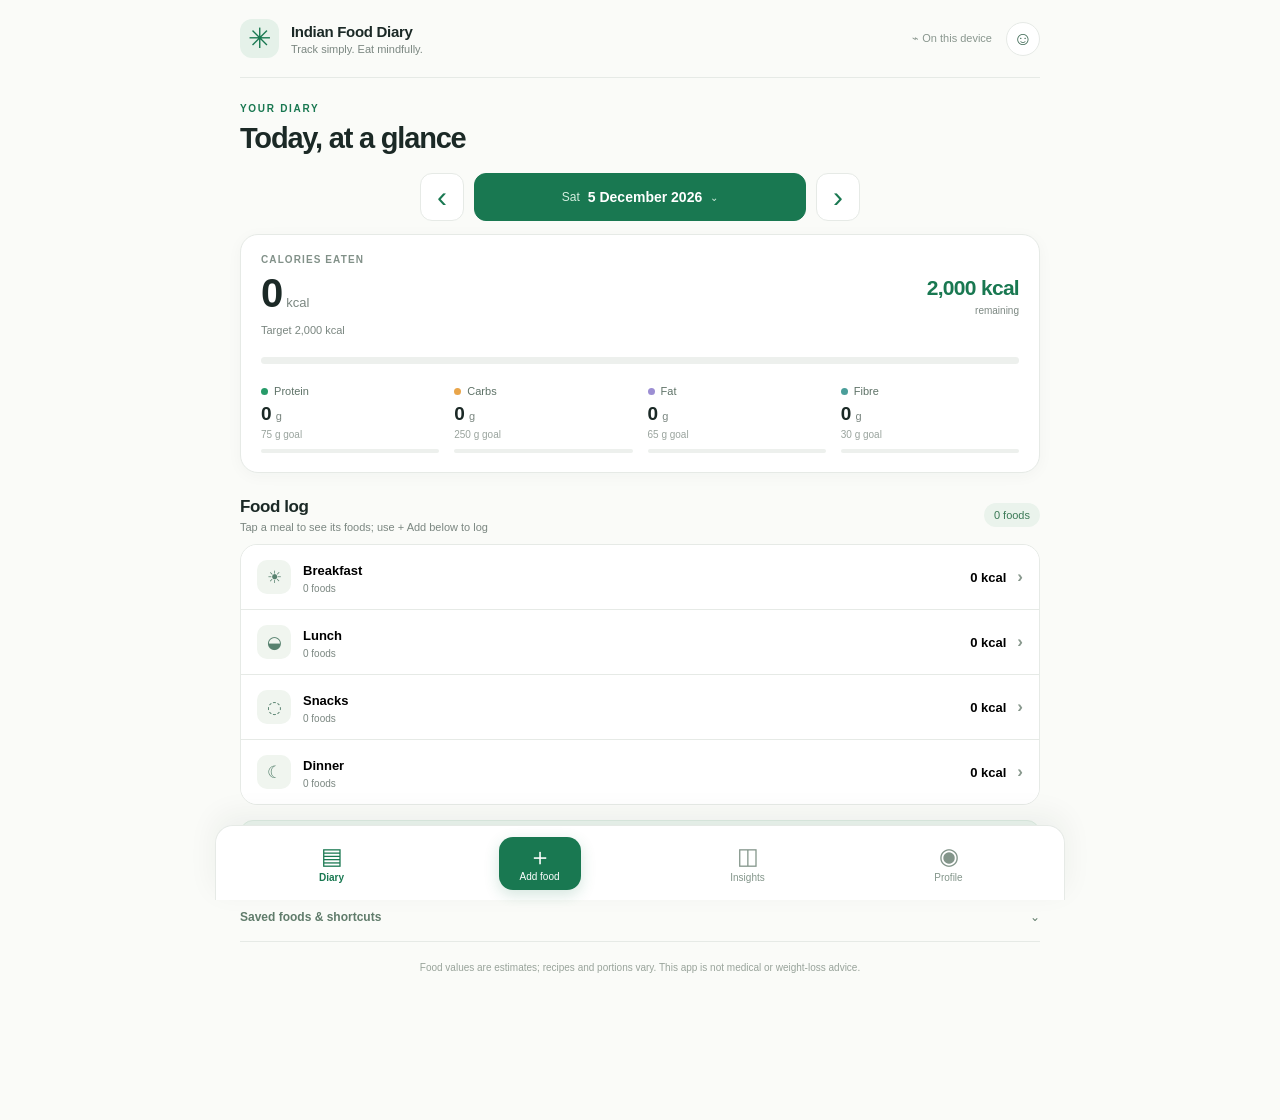
<file: index.html>
<!doctype html>
<html lang="en">
<head>
  <meta charset="utf-8">
  <meta name="viewport" content="width=device-width,initial-scale=1,viewport-fit=cover">
  <meta name="theme-color" content="#fafbf8">
  <meta name="description" content="An easier way to log Indian meals, understand your macros and see your weekly nutrition patterns.">
  <title>Indian Food Diary · Simple food tracking</title>
  <link rel="stylesheet" href="redesign.css?v=20261020v22">
  <script defer src="app.js?v=20261020v22"></script>
</head>
<body>
<div class="app-shell">
  <header class="header">
    <div class="brand"><div class="brand-logo" aria-hidden="true">✳</div><div><strong>Indian Food Diary</strong><span>Track simply. Eat mindfully.</span></div></div>
    <div class="header-right"><span class="local-tag" title="Data stays in this browser">⌁ On this device</span><button id="headerProfile" class="avatar" aria-label="Open profile">☺</button></div>
  </header>
  <main id="main">
    <section id="diaryView" class="view active" aria-label="Diary">
      <div class="page-title"><div><p class="overline">YOUR DIARY</p><h1>Today, at a glance</h1></div></div>
      <div class="date-strip" aria-label="Select diary date">
        <button type="button" id="prevDay" class="date-chevron" aria-label="Previous day" title="Previous day">‹</button>
        <div class="date-current"><button type="button" id="pickDate" class="date-btn is-selected" aria-label="Choose another diary date" aria-haspopup="dialog"><span id="selectedWeekday">Tue</span><strong id="dateLabel">20 Oct 2026 <span aria-hidden="true" class="picker-chevron">⌄</span></strong></button><input id="diaryDate" class="hidden-date" type="date" aria-label="Choose diary date"></div>
        <button type="button" id="nextDay" class="date-chevron" aria-label="Next day" title="Next day">›</button>
      </div>
      <article class="summary-card">
        <div class="summary-upper"><div><p class="meta-label">CALORIES EATEN</p><div class="big-total"><strong id="caloriesEaten">0</strong><span>kcal</span></div><p id="calorieStatus" class="muted">Set your target in Profile</p></div><div class="budget-summary"><span id="caloriesRemaining">—</span><small id="budgetLabel">remaining</small></div></div>
        <div class="track large"><span id="calorieTrack"></span></div>
        <div class="macro-compact" id="macroStrip">
          <div class="macro"><div><span class="macro-dot p"></span> Protein</div><strong id="proteinValue">0 <small>g</small></strong><span id="proteinGoal" class="macro-caption">— goal</span><div class="track"><span id="proteinTrack"></span></div></div>
          <div class="macro"><div><span class="macro-dot c"></span> Carbs</div><strong id="carbsValue">0 <small>g</small></strong><span id="carbsGoal" class="macro-caption">— goal</span><div class="track"><span id="carbsTrack"></span></div></div>
          <div class="macro"><div><span class="macro-dot f"></span> Fat</div><strong id="fatValue">0 <small>g</small></strong><span id="fatGoal" class="macro-caption">— goal</span><div class="track"><span id="fatTrack"></span></div></div>
          <div class="macro"><div><span class="macro-dot fi"></span> Fibre</div><strong id="fibreValue">0 <small>g</small></strong><span id="fibreGoal" class="macro-caption">— goal</span><div class="track"><span id="fibreTrack"></span></div></div>
        </div>
      </article>
      <div class="section-heading"><div><h2>Food log</h2><p>Tap a meal to see its foods; use + Add below to log</p></div><span id="entryCount" class="small-count">0 foods</span></div>
      <div id="mealsList" class="meal-list"></div>
      <div class="finish-card"><div><strong id="dayCompleteTitle">Finished logging?</strong><p id="dayCompleteHint">See your daily nutrition insights when you're done.</p></div><button id="completeDayBtn" class="complete-btn">Finish day →</button></div>
      <details class="utilities"><summary>Saved foods & shortcuts <span>⌄</span></summary><div class="utilities-actions"><button id="savedMealsBtn">☆ Saved foods</button><button id="copyYesterdayBtn">⧉ Copy yesterday</button></div></details>
      <p class="fineprint">Food values are estimates; recipes and portions vary. This app is not medical or weight-loss advice.</p>
    </section>
    <section id="insightsView" class="view" aria-label="Insights" hidden>
      <div class="page-title"><div><p class="overline">MAKE SENSE OF YOUR LOGS</p><h1>Nutrition insights</h1></div></div>
      <div class="segmented" role="group" aria-label="Insights range"><button id="dailyTab" type="button" class="active">Daily</button><button id="weeklyTab" type="button">7-day view</button></div>
      <div class="insight-date-nav"><button type="button" id="insightPrev" class="arrow-btn" aria-label="Previous analysis period">‹</button><div class="insight-date-center"><strong id="insightPeriod">Selected date</strong><small id="insightPeriodHint">Browse diary insights</small></div><button type="button" id="insightNext" class="arrow-btn" aria-label="Next analysis period">›</button></div>
      <div id="insightsBody"></div>
      <p class="fineprint">Insights are educational estimates based on what was logged. They cannot diagnose deficiencies or predict actual weight change.</p>
    </section>
    <section id="profileView" class="view" aria-label="Profile" hidden>
      <div class="page-title"><div><p class="overline">YOUR PREFERENCES</p><h1>Your profile</h1></div></div>
      <div id="profileForm" class="profile-form">
        <article class="form-card"><div class="editable-title"><h2>About you</h2><button type="button" id="editAboutBtn" class="edit-link">✎ Edit</button></div><p class="muted">Optional details help personalize your goals. Nothing is uploaded to a server.</p>
          <div class="profile-summary" id="aboutSummary"></div><div id="aboutFields" hidden><div class="field-grid"><label>Name <input id="profileName" maxlength="60" placeholder="What should we call you?"></label><label>Age <input id="profileAge" type="number" min="13" max="110" inputmode="numeric" placeholder="Years"></label><label>Height <div class="input-unit"><input id="profileHeight" type="number" min="100" max="250" step="0.1" placeholder="165"><span>cm</span></div></label><label>Current weight <div class="input-unit"><input id="profileWeight" type="number" min="20" max="400" step="0.1" placeholder="70"><span>kg</span></div></label></div>
          <div class="field-grid"><label>Activity level <select id="profileActivity"><option value="sedentary">Mostly seated</option><option value="light">Lightly active</option><option value="moderate">Moderately active</option><option value="active">Very active</option></select></label><label>Goal <select id="profileGoal"><option value="maintain">Maintain weight</option><option value="gain">Gain weight</option><option value="lose">Lose weight</option><option value="fuel">Nutrition tracking only</option></select></label><label>Food preference <select id="profileDiet"><option value="all">All foods</option><option value="veg">Vegetarian</option><option value="eggs">Vegetarian + eggs</option><option value="vegan">Vegan</option></select></label><label>Life stage <select id="profileLifeStage"><option value="general">General adult</option><option value="pregnant">Pregnant</option><option value="breastfeeding">Breastfeeding</option><option value="other">Other / prefer not to say</option></select></label></div>
          <div class="edit-actions"><button type="button" class="outline-btn" id="cancelAboutBtn">Cancel</button><button type="button" class="primary-btn" id="saveAboutBtn">Save profile</button></div></div>
        </article>
        <article class="form-card"><div class="editable-title"><h2>Daily nutrition targets</h2><button type="button" id="editTargetsBtn" class="edit-link">✎ Edit</button></div><p class="muted">These are your own tracking targets, not automatically prescribed requirements.</p><div class="profile-summary" id="targetsSummary"></div><div id="targetFields" hidden><div class="field-grid"><label>Calories <div class="input-unit"><input id="targetCalories" type="number" min="0" step="1"><span>kcal</span></div></label><label>Protein <div class="input-unit"><input id="targetProtein" type="number" min="0" step="1"><span>g</span></div></label><label>Carbs <div class="input-unit"><input id="targetCarbs" type="number" min="0" step="1"><span>g</span></div></label><label>Fat <div class="input-unit"><input id="targetFat" type="number" min="0" step="1"><span>g</span></div></label><label>Fibre <div class="input-unit"><input id="targetFibre" type="number" min="0" step="1"><span>g</span></div></label></div><div class="edit-actions"><button type="button" class="outline-btn" id="cancelTargetsBtn">Cancel</button><button type="button" class="primary-btn" id="saveTargetsBtn">Save targets</button></div></div></article>
      </div>
      <article class="form-card weight-log"><div class="section-heading"><div><h2>Weight check-ins</h2><p>Log a measured weight to observe real trends</p></div></div><div class="weight-entry"><label>Date <input id="weightDate" type="date"></label><label>Weight (kg) <input id="weightValue" type="number" step="0.1" min="20" max="400" placeholder="e.g. 70.5"></label><button id="saveWeightBtn" type="button">Save</button></div><div id="weightHistory" class="weight-history"></div><div id="profileWeightChart" class="profile-weight-chart"></div></article>
      <article class="form-card backup"><h2>Your data stays yours</h2><p class="muted">This version stores everything in your browser. Export a backup before changing phones or clearing site data.</p><div class="button-row"><button id="backupBtn" type="button" class="outline-btn">↓ Export backup</button><label class="outline-btn file-btn">↑ Restore backup<input id="restoreInput" type="file" accept=".json,application/json" hidden></label></div></article>
    </section>
  </main>
</div>
<nav class="bottom-nav" aria-label="Main navigation">
  <button type="button" class="nav-item active" id="navDiary" aria-label="Diary"><span class="nav-icon">▤</span><span>Diary</span></button>
  <button type="button" id="addFoodBtn" class="nav-add" aria-label="Add food"><span>＋</span><small>Add food</small></button>
  <button type="button" class="nav-item" id="navInsights" aria-label="Insights"><span class="nav-icon">◫</span><span>Insights</span></button>
  <button type="button" class="nav-item" id="navProfile" aria-label="Profile"><span class="nav-icon">◉</span><span>Profile</span></button>
</nav>
<dialog id="foodDialog" class="modal"><form id="foodForm" method="dialog"><div class="modal-heading"><div><p class="overline">QUICK LOG</p><h2 id="foodDialogTitle">Add food</h2></div><button type="button" class="close" data-close="foodDialog" aria-label="Close">×</button></div>
<label class="field-label">Meal <select id="foodMeal"><option>Breakfast</option><option>Lunch</option><option>Snacks</option><option>Dinner</option></select></label>
<label class="field-label">Search 664 Indian foods<input id="foodSearch" type="search" placeholder="Search poha, roti, paneer…" autocomplete="off"></label>
<div id="foodSuggestions" class="suggestion-list" aria-live="polite"></div>
<div id="selectedFoodHint" class="selected-food-hint" hidden></div>
<button type="button" id="customFoodToggle" class="custom-toggle">＋ Can't find it? Create your own food</button>
<div class="food-measure-block">
 <div class="measure-heading">Food amount <span class="muted">Set the amount for the food you selected</span></div>
 <div class="field-grid measure-grid"><label>Quantity<input id="foodQty" type="number" min="0.01" max="100000" step="any" value="1" inputmode="decimal" required></label><label>Unit<select id="foodUnit"><option value="portion">Listed serving (database)</option><option value="piece">Piece / number</option><option value="cup">Cup</option><option value="glass">Glass</option><option value="g">Grams (g)</option><option value="ml">Millilitres (ml)</option></select></label></div>
 <div id="portionReference" class="portion-reference" aria-live="polite"></div>
 <div id="portionWeightBlock" class="portion-weight-block" hidden><label id="portionWeightLabel">Amount in one listed serving <input id="portionWeight" type="number" min="0.01" max="100000" step="any" inputmode="decimal" placeholder="e.g. 100"></label><p class="field-help" id="portionWeightHelp">Enter a reference amount only when it is not supplied by the database.</p></div>
 <div id="householdSizeBlock" class="household-size-block" hidden><label>Optional size of one <span id="householdType">cup</span> <div class="household-size-fields"><input id="householdSize" type="number" min="0.01" max="100000" step="any" inputmode="decimal" placeholder="e.g. 180" aria-label="Amount in one cup or glass"><select id="householdSizeUnit" aria-label="Measurement unit of cup or glass"><option value="g">g</option><option value="ml">ml</option></select></div></label><p class="field-help" id="householdSizeHelp">If weighed or measured, enter the grams or ml in your cup. We don't assume all cups are the same.</p></div>
 <div id="portionPreview" class="portion-preview">Select a food to see the quantity breakdown.</div></div>
<div id="customFields" class="custom-fields" hidden><p class="muted">Enter values for <strong>one serving</strong>. Check the recipe or packet label.</p><label>Food name <input id="foodName" placeholder="e.g. Homemade millet pulao"></label><div class="field-grid"><label>Calories (kcal) <input id="foodCalories" type="number" step="0.1" min="0"></label><label>Protein (g) <input id="foodProtein" type="number" step="0.1" min="0"></label><label>Carbs (g) <input id="foodCarbs" type="number" step="0.1" min="0"></label><label>Fat (g) <input id="foodFat" type="number" step="0.1" min="0"></label><label>Fibre (g) <input id="foodFibre" type="number" step="0.1" min="0"></label></div><label class="checkline"><input id="saveCustomFood" type="checkbox" checked> Save custom food for future searches</label></div>
<label class="checkline save-favorite"><input id="saveFavorite" type="checkbox"> ☆ Save this individual food to Saved Foods</label>
<div class="modal-footer"><button type="button" data-close="foodDialog" class="outline-btn">Cancel</button><button type="submit" id="saveFoodBtn" class="primary-btn">Add to diary</button></div><input type="hidden" id="foodEditId"></form></dialog>
<dialog id="savedMealsDialog" class="modal"><div class="modal-heading"><div><p class="overline">YOUR FAVORITE FOODS</p><h2>Saved foods</h2></div><button type="button" class="close" data-close="savedMealsDialog">×</button></div><p class="muted">Save a food—not a whole breakfast or lunch. Adjust its amount before adding it to any meal.</p><div id="savedMealsContent"></div></dialog>
<div id="toast" role="status" aria-live="polite" class="toast"></div>
</body>
</html>
</file>
<file: redesign.css>
:root{font-family:Inter,ui-sans-serif,-apple-system,BlinkMacSystemFont,"Segoe UI",sans-serif;color:#1b2926;background:#fafbf8;font-synthesis:none;--ink:#1b2926;--muted:#7b8781;--green:#197851;--light:#e6f3eb;--stroke:#e6eae6;--surface:#fff;--shadow:0 3px 16px rgba(30,64,48,.035)}*{box-sizing:border-box}body{margin:0}button,input,select{font:inherit}button{cursor:pointer}button:focus-visible,input:focus-visible,select:focus-visible,summary:focus-visible{outline:3px solid #6fb695;outline-offset:2px}h1,h2,h3,p{margin-top:0}h1{font-size:29px;letter-spacing:-1.2px;line-height:1.14;margin-bottom:0;font-weight:730}h2{font-size:17px;letter-spacing:-.4px;margin-bottom:0}small{font-size:12px}a{color:var(--green)}.app-shell{max-width:850px;min-height:100vh;margin:auto;padding:0 25px 135px}.header{height:78px;display:flex;justify-content:space-between;align-items:center;border-bottom:1px solid var(--stroke);margin-bottom:25px}.brand{display:flex;align-items:center;gap:12px}.brand-logo{width:39px;height:39px;display:grid;place-items:center;border-radius:12px;background:#e5f1e9;color:var(--green);font-size:28px}.brand strong{display:block;letter-spacing:-.3px;font-size:15px}.brand span{display:block;color:var(--muted);font-size:11px;margin-top:3px}.header-right{display:flex;align-items:center;gap:14px}.local-tag{font-size:11px;color:#89968e}.avatar{height:34px;width:34px;border:1px solid var(--stroke);border-radius:50%;background:#fff;color:#426c58;font-size:19px}.view[hidden]{display:none}.page-title{display:flex;justify-content:space-between;align-items:end;gap:20px;margin-bottom:18px}.overline{font-size:10px;letter-spacing:1.7px;color:var(--green);font-weight:750;margin-bottom:8px}.muted,.page-title .muted{color:var(--muted);font-size:13px;line-height:1.55}.quiet-button{color:var(--green);border:0;background:transparent;padding:8px 0;font-weight:650;font-size:12px}.date-strip{display:grid;grid-template-columns:repeat(3,1fr);gap:8px;margin-bottom:13px}.date-current{position:relative}.date-btn{display:flex;flex-direction:column;justify-content:center;align-items:center;gap:3px;width:100%;height:54px;border:1px solid var(--stroke);border-radius:12px;background:var(--surface);color:#50635a}.date-btn span{font-size:10px;color:#89958d}.date-btn strong{font-size:14px}.date-btn.is-selected{background:var(--green);color:white;border-color:var(--green)}.date-btn.is-selected span{color:#d5efe0}.hidden-date{position:absolute;width:1px;height:1px;opacity:0;pointer-events:none;top:50%;left:50%}.summary-card{background:#fff;border:1px solid var(--stroke);box-shadow:var(--shadow);border-radius:18px;padding:19px 20px;margin-bottom:24px}.summary-upper{display:flex;justify-content:space-between;gap:12px;align-items:center;margin-bottom:18px}.meta-label{color:#829189;font-size:10px;letter-spacing:1.1px;font-weight:700;margin-bottom:6px}.big-total{display:flex;align-items:baseline;gap:5px}.big-total strong{font-size:40px;letter-spacing:-2px;line-height:1.1;font-weight:760}.big-total span{font-size:13px;color:var(--muted)}.summary-upper .muted{font-size:11px;margin:7px 0 0}.budget-summary{text-align:right}.budget-summary span{display:block;color:var(--green);font-size:21px;letter-spacing:-.7px;font-weight:700}.budget-summary small{font-size:10px;color:var(--muted)}.track{height:4px;background:#edf0ed;border-radius:10px;overflow:hidden}.track span{display:block;width:0%;height:100%;border-radius:10px;background:#2b9a6a;transition:width .2s}.track.large{height:7px;margin-bottom:21px}.macro-compact{display:grid;grid-template-columns:repeat(4,1fr);gap:15px}.macro{min-width:0}.macro>div:first-child{color:#5e7267;font-size:11px;white-space:nowrap;margin-bottom:6px}.macro strong{font-size:19px;letter-spacing:-.5px;display:block}.macro strong small{font-weight:500;color:var(--muted);font-size:11px}.macro-caption{display:block;color:#9aa49e;font-size:10px;margin:4px 0 9px}.macro-dot{width:7px;height:7px;border-radius:50%;display:inline-block;margin-right:3px;background:#279b69}.macro-dot.c{background:#e9a54a}.macro-dot.f{background:#9c8ed3}.macro-dot.fi{background:#4a9e9a}.macro:nth-child(2) .track span{background:#e9a54a}.macro:nth-child(3) .track span{background:#9c8ed3}.macro:nth-child(4) .track span{background:#4a9e9a}.section-heading{display:flex;align-items:center;justify-content:space-between;margin:0 0 11px}.section-heading p{font-size:11px;color:var(--muted);margin:4px 0 0}.small-count{background:#eaf3ec;color:#3a7955;border-radius:20px;padding:6px 10px;font-size:11px;white-space:nowrap}.meal-list{border-radius:17px;overflow:hidden;border:1px solid var(--stroke);background:var(--surface)}.meal-row+ .meal-row{border-top:1px solid var(--stroke)}.meal-row-head{border:0;width:100%;display:flex;align-items:center;justify-content:space-between;gap:8px;background:#fff;padding:15px 16px;text-align:left}.meal-row-head:focus-visible{outline-offset:-3px}.meal-left{display:flex;align-items:center;gap:12px}.meal-icon{width:34px;height:34px;border-radius:10px;background:#f0f5ef;display:grid;place-items:center;color:#57816e;font-size:17px}.meal-row-head strong{font-size:13px}.meal-row-head .meta{color:var(--muted);font-size:10px;display:block;margin-top:4px}.meal-right{display:flex;align-items:center;gap:11px;white-space:nowrap;font-size:13px;font-weight:650}.chevron{color:#89998e;font-size:17px;transition:transform .15s}.meal-row.expanded .chevron{transform:rotate(90deg)}.meal-contents{padding:0 16px 12px 62px}.meal-contents[hidden]{display:none}.meal-empty{color:#9ba69e;font-size:11px;margin:4px 0}.food-line{display:flex;justify-content:space-between;gap:12px;padding:11px 0;border-top:1px solid var(--stroke)}.food-line:first-child{border-top:0}.food-line strong{font-size:12px;font-weight:600;display:block}.food-line small{color:var(--muted);display:block;margin-top:4px}.food-line-right{text-align:right;min-width:76px}.food-line-right b{font-size:12px}.entry-actions{display:flex;gap:10px;margin-top:5px;justify-content:flex-end}.entry-actions button{padding:0;background:none;border:0;color:var(--green);font-size:11px}.entry-actions .delete{color:#a65f51}.finish-card{display:flex;justify-content:space-between;align-items:center;gap:12px;background:#edf5ef;border:1px solid #ddece1;padding:14px 15px;border-radius:13px;margin-top:15px}.finish-card strong{font-size:13px}.finish-card p{font-size:11px;line-height:1.45;color:#708575;margin:5px 0 0}.complete-btn,.primary-btn,.save-profile{border:0;border-radius:10px;color:#fff;background:var(--green);font-weight:650;font-size:12px;padding:11px 13px;white-space:nowrap}.complete-btn:hover,.primary-btn:hover,.save-profile:hover{background:#0f6844}.utilities{margin-top:16px;border-bottom:1px solid var(--stroke);padding:0 0 12px}.utilities summary{list-style:none;cursor:pointer;padding:5px 0;font-size:12px;font-weight:600;color:#607c6b;display:flex;justify-content:space-between}.utilities summary::-webkit-details-marker{display:none}.utilities-actions{display:flex;gap:9px;margin-top:10px}.utilities-actions button{background:#fff;border:1px solid var(--stroke);border-radius:9px;color:#426953;padding:10px 12px;font-size:12px}.fineprint{font-size:10px;color:#98a39a;text-align:center;margin-top:18px;line-height:1.5}.bottom-nav{position:fixed;z-index:30;bottom:0;left:50%;transform:translateX(-50%);width:min(100%,850px);height:75px;display:flex;align-items:center;justify-content:space-around;background:#fff;border:1px solid var(--stroke);border-bottom:0;border-radius:18px 18px 0 0;box-shadow:0 -10px 30px rgba(24,55,39,.06);padding:8px 15px max(8px,env(safe-area-inset-bottom))}.nav-item{display:flex;flex-direction:column;align-items:center;gap:3px;min-width:68px;background:none;border:none;color:#83958a;font-size:10px}.nav-item.active{color:var(--green);font-weight:750}.nav-icon{font-size:23px;line-height:25px}.nav-add{display:flex;flex-direction:column;align-items:center;gap:2px;border:0;background:var(--green);color:white;border-radius:14px;padding:8px 14px;min-width:82px;box-shadow:0 5px 15px rgba(25,120,81,.19)}.nav-add span{font-size:24px;font-weight:350;line-height:24px}.nav-add small{font-size:10px}.segmented{display:flex;gap:5px;border:1px solid var(--stroke);padding:4px;border-radius:12px;background:#eef1ed;margin-bottom:15px}.segmented button{border:0;background:none;padding:10px 16px;flex:1;font-size:12px;color:#718378;border-radius:8px}.segmented button.active{background:#fff;color:var(--green);box-shadow:0 1px 4px #d9e4da;font-weight:700}.insight-card{border:1px solid var(--stroke);border-radius:15px;padding:19px;background:#fff;margin:0 0 12px}.insight-card h2{margin-bottom:10px}.insight-card p{font-size:12px;line-height:1.6;color:#617267;margin-bottom:10px}.insight-badge{display:inline-block;color:#2d7d57;background:#e8f3ec;padding:5px 9px;border-radius:8px;font-size:10px;font-weight:700;margin-bottom:12px}.insight-badge.warn{color:#926631;background:#fbefdb}.kpi-row{display:grid;grid-template-columns:repeat(2,1fr);gap:10px}.kpi{border-radius:10px;background:#f6f8f5;padding:13px}.kpi strong{display:block;font-size:21px;letter-spacing:-.7px}.kpi span{color:#829088;font-size:10px}.gaps-list{display:grid;gap:10px}.gap-row{display:grid;grid-template-columns:88px 1fr 65px;gap:10px;align-items:center;font-size:11px}.gap-row strong{font-size:11px;text-align:right;color:#496655}.gap-row .track{height:6px}.food-idea{padding:11px 0;border-top:1px solid var(--stroke);display:flex;justify-content:space-between;align-items:center;gap:12px}.food-idea strong{font-size:12px}.food-idea small{display:block;color:var(--muted);margin-top:4px}.food-idea .value{font-size:11px;color:var(--green);white-space:nowrap}.weekly-bars{display:grid;grid-template-columns:repeat(7,1fr);gap:8px;align-items:end;height:153px;margin:15px 0 25px}.weekly-bars .bar-col{display:flex;flex-direction:column;align-items:center;justify-content:flex-end;height:100%;gap:7px}.weekly-bars .bar-body{background:#cee5d4;border-radius:6px 6px 3px 3px;width:100%;max-width:34px;min-height:4px}.weekly-bars .bar-col.is-complete .bar-body{background:#32966c}.weekly-bars .bar-col small{font-size:10px;color:var(--muted)}.weekly-bars .bar-col .bar-value{font-size:9px;color:#637a6a;white-space:nowrap}.placeholder-card{text-align:center;border:1px dashed #c9dbcf;border-radius:15px;padding:32px 18px;color:#5e7969;background:#f7faf6}.placeholder-card h2{margin:10px 0}.placeholder-card p{font-size:12px;line-height:1.6;color:#89998d}.profile-form{display:grid;gap:12px}.form-card{background:#fff;border:1px solid var(--stroke);border-radius:15px;padding:18px;margin-bottom:12px}.form-card h2{margin:0 0 7px}.form-card>.muted{margin:0 0 16px}.field-grid{display:grid;grid-template-columns:repeat(2,minmax(0,1fr));gap:14px}.field-grid+ .field-grid{margin-top:14px}label{font-size:12px;font-weight:600;color:#4f6459}input,select{display:block;width:100%;height:42px;background:#fff;border:1px solid #dce4dc;border-radius:9px;color:var(--ink);padding:10px 11px;margin-top:7px;font-size:13px}input::placeholder{color:#abb6ab}.input-unit{display:flex;align-items:center;position:relative}.input-unit input{padding-right:49px}.input-unit span{position:absolute;right:11px;top:calc(50% + 3px);font-size:11px;color:#84978a}.field-help{font-size:11px;line-height:1.5;color:var(--muted);margin:12px 0 0}.save-profile{padding:14px;font-size:13px;margin:1px 0 6px}.weight-entry{display:grid;grid-template-columns:1fr 1fr auto;align-items:end;gap:8px}.weight-entry button{height:42px;border-radius:9px;border:0;background:#e7f3e9;color:var(--green);font-size:12px;font-weight:700;padding:0 15px}.weight-history{margin-top:13px}.weight-row{display:flex;justify-content:space-between;padding:9px 0;border-bottom:1px solid var(--stroke);font-size:12px}.weight-row button{border:0;background:none;color:#a65f51}.button-row{display:flex;gap:10px}.outline-btn{border:1px solid var(--stroke);background:#fff;color:#3e7051;border-radius:9px;padding:11px 13px;font-size:12px;font-weight:600;text-align:center}.file-btn{cursor:pointer}.modal{width:min(94vw,510px);max-height:min(90dvh,820px);overflow:auto;border:1px solid var(--stroke);border-radius:17px;padding:20px;box-shadow:0 20px 70px rgba(16,33,22,.19);background:#fff;color:var(--ink)}.modal::backdrop{background:rgba(12,30,19,.42)}.modal-heading{display:flex;align-items:start;justify-content:space-between;margin-bottom:18px}.modal-heading h2{font-size:21px}.modal-heading .overline{margin-bottom:5px}.close{border:0;background:#f0f4ef;width:30px;height:30px;border-radius:50%;font-size:20px;color:#527059}.field-label{display:block;margin-bottom:11px}.suggestion-list{display:grid;max-height:228px;overflow:auto;gap:3px;margin-bottom:10px}.suggestion{display:flex;justify-content:space-between;align-items:center;gap:12px;background:#f7f9f6;border:1px solid transparent;border-radius:8px;padding:11px;text-align:left;font-size:12px}.suggestion:hover{border-color:#b1ceb8}.suggestion small{white-space:nowrap;color:#5a8066}.selected-food-hint{background:#edf7ef;border:1px solid #d5e9d9;border-radius:9px;padding:11px 12px;color:#3a7252;font-size:12px;margin-bottom:12px}.custom-toggle{background:none;border:0;color:var(--green);font-size:12px;padding:8px 0 14px}.custom-fields{border-top:1px solid var(--stroke);padding-top:15px;margin-bottom:8px}.custom-fields .muted{margin:0 0 14px}.custom-fields>label{display:block}.checkline{display:flex!important;gap:9px;align-items:center;margin-top:13px;font-size:11px}.checkline input{margin:0;width:auto;height:auto}.basic-fields{margin:0 0 14px}.modal-footer{display:flex;gap:10px;justify-content:flex-end;border-top:1px solid var(--stroke);padding-top:16px;margin-top:14px}.toast{position:fixed;z-index:70;left:50%;bottom:90px;transform:translate(-50%,15px);background:#24382b;color:white;padding:11px 15px;border-radius:10px;font-size:12px;opacity:0;pointer-events:none;transition:opacity .2s,transform .2s;max-width:90%;text-align:center}.toast.show{opacity:1;transform:translate(-50%,0)}.saved-form{display:grid;grid-template-columns:1fr 1fr;gap:10px;align-items:end;margin-bottom:16px}.saved-form label:first-child{grid-column:1 / -1}.saved-item{padding:13px 0;border-top:1px solid var(--stroke)}.saved-item strong{display:block;font-size:12px}.saved-item p{color:var(--muted);font-size:11px}.saved-actions{display:flex;gap:8px;align-items:center;flex-wrap:wrap}.saved-actions select{width:auto;min-width:110px;margin:0}.saved-actions button{border:1px solid var(--stroke);background:#fff;color:#477659;border-radius:8px;font-size:11px;padding:9px}.saved-actions .danger{color:#a55a4b}.empty-message{font-size:12px;color:var(--muted);line-height:1.5}
@media(max-width:600px){.app-shell{padding:0 16px 115px}.header{height:65px;margin-bottom:20px}.brand-logo{width:35px;height:35px}.brand strong{font-size:14px}.brand span{font-size:10px}.local-tag{display:none}h1{font-size:24px}.page-title{margin-bottom:14px}.summary-card{padding:15px 14px;border-radius:15px;margin-bottom:19px}.summary-upper{margin-bottom:13px}.big-total strong{font-size:34px}.budget-summary span{font-size:18px}.track.large{margin-bottom:16px}.macro-compact{gap:9px}.macro>div:first-child{font-size:10px}.macro strong{font-size:17px}.macro-caption{font-size:9px}.macro-dot{width:6px;height:6px}.meal-row-head{padding:13px}.meal-left{gap:9px}.meal-icon{width:31px;height:31px}.meal-contents{padding:0 12px 10px 51px}.finish-card{padding:12px}.finish-card p{font-size:10px}.complete-btn{font-size:11px;padding:10px}.modal{padding:16px}.bottom-nav{height:73px;border-radius:15px 15px 0 0}}
@media(max-width:360px){.app-shell{padding:0 11px 110px}.macro-compact{gap:6px}.macro>div:first-child{font-size:9px}.macro strong{font-size:15px}.macro-caption{font-size:8px}.finish-card{gap:7px}.complete-btn{padding:9px 7px}.field-grid{gap:8px}.modal{width:96vw;padding:14px}}

/* V2.1: explicit insights navigation, edit-on-demand, quantities and measured weights */
[hidden]{display:none!important}
.insight-date-nav{display:grid;grid-template-columns:43px minmax(0,1fr) 43px;align-items:center;gap:12px;margin:-3px 0 16px;padding:8px 12px;border:1px solid var(--stroke);border-radius:12px;background:#fff}
.arrow-btn{height:38px;width:38px;border:1px solid #dbe7dd;border-radius:10px;background:#f8faf7;color:var(--green);font-size:27px;line-height:1;cursor:pointer}
.arrow-btn:hover{background:#e9f4eb}
.insight-date-center{display:flex;flex-direction:column;align-items:center;gap:3px;text-align:center;min-width:0}
.insight-date-center strong{font-size:13px}.insight-date-center small{color:var(--muted);font-size:10px}
.editable-title{display:flex;align-items:center;justify-content:space-between;gap:10px;margin-bottom:6px}
.editable-title h2{margin:0}
.edit-link{border:1px solid #d7e6dc;border-radius:8px;padding:7px 11px;background:#f7faf7;color:var(--green);font-weight:700;font-size:12px}
.profile-summary{display:grid;grid-template-columns:repeat(2,minmax(0,1fr));gap:12px 18px;padding:10px 0 3px}
.profile-summary>div{min-width:0}.profile-summary span{display:block;color:var(--muted);font-size:11px;margin-bottom:4px}.profile-summary strong{display:block;font-size:13px;overflow-wrap:anywhere}
.edit-actions{display:flex;gap:10px;justify-content:flex-end;margin-top:17px}.edit-actions .primary-btn{padding:11px 17px}
.food-measure-block{border-top:1px solid var(--stroke);padding:13px 0 5px;margin-top:3px}
.food-measure-block>label{display:block;margin-bottom:11px}
.measure-heading{font-size:13px;font-weight:750;margin:14px 0 7px;display:flex;justify-content:space-between;gap:8px;align-items:baseline}
.measure-heading .muted{font-size:10px;font-weight:400;text-align:right}
.measure-grid{margin-bottom:10px}
.portion-reference{font-size:11px;color:#5c7866;background:#f2f7f2;border:1px solid #e1ebdf;border-radius:8px;padding:9px;margin-bottom:8px;line-height:1.55}
.portion-weight-block{background:#fff9ef;border:1px solid #f0e3c6;padding:10px 12px;border-radius:8px;margin:8px 0}
.portion-weight-block>label{display:block}.portion-weight-block input{margin-top:7px}
.portion-preview{font-size:11px;color:#315f47;background:#eaf5ed;border-radius:9px;padding:11px 12px;line-height:1.65;overflow-wrap:anywhere}
.save-favorite{border:1px solid #ddeadd;border-radius:9px;padding:10px 12px;background:#f8fbf8}
.saved-item-line{display:flex;gap:10px;justify-content:space-between;align-items:center}.saved-item-line .primary-btn{padding:9px 13px}
.danger-link{border:none;background:none;color:#a65f51;padding:6px 0;font-size:11px;cursor:pointer}
.legacy-meals{margin-top:20px;border-top:1px solid var(--stroke);padding-top:12px}
.legacy-meals summary{cursor:pointer;font-size:12px;font-weight:600;color:#66786a}
.weight-summary{display:flex;align-items:baseline;gap:12px;margin:14px 0 2px}.weight-summary strong{font-size:23px;color:var(--green)}.weight-summary span{font-size:11px;color:var(--muted)}
.weight-svg{display:block;width:100%;max-height:190px}.weight-svg .axis-label{font-size:11px;fill:#687c6f}
.profile-weight-chart{margin:16px 0 2px}.profile-weight-chart .field-help{margin-top:2px}
@media(max-width:420px){.profile-summary{gap:11px 9px}.measure-heading{flex-direction:column;gap:3px}.weight-entry{grid-template-columns:1fr 1fr}.weight-entry button{grid-column:1/-1}.insight-date-nav{gap:6px;padding:7px}}

/* V2.2: compact previous/date-picker/next date navigation */
.date-strip{grid-template-columns:44px minmax(0,1fr) 44px;gap:10px;align-items:center;max-width:440px;margin-left:auto;margin-right:auto}
.date-chevron{width:44px;height:48px;border:1px solid var(--stroke);border-radius:12px;background:#fff;color:var(--green);font-size:30px;line-height:1;cursor:pointer;display:grid;place-items:center}
.date-chevron:focus-visible,.date-btn:focus-visible{outline:3px solid #98c9ad;outline-offset:2px}
.date-current .date-btn{height:48px;flex-direction:row;gap:8px}
.date-current .date-btn>span{font-size:12px;color:#d5efe0}
.date-current .date-btn strong{font-size:14px;white-space:nowrap}
.picker-chevron{font-size:19px;margin-left:8px;vertical-align:middle;display:inline-block;line-height:10px}
.household-size-block{background:#f4f8f3;border:1px solid #deebdf;padding:10px 12px;border-radius:9px;margin:8px 0}
.household-size-block>label{display:block}.household-size-block .household-size-fields{display:grid;grid-template-columns:1fr 90px;gap:9px}
.household-size-fields input,.household-size-fields select{margin-top:7px}
@media(max-width:360px){.date-strip{grid-template-columns:39px minmax(0,1fr) 39px;gap:6px}.date-chevron{width:39px;height:46px}.date-current .date-btn strong{font-size:12px}}
</file>
